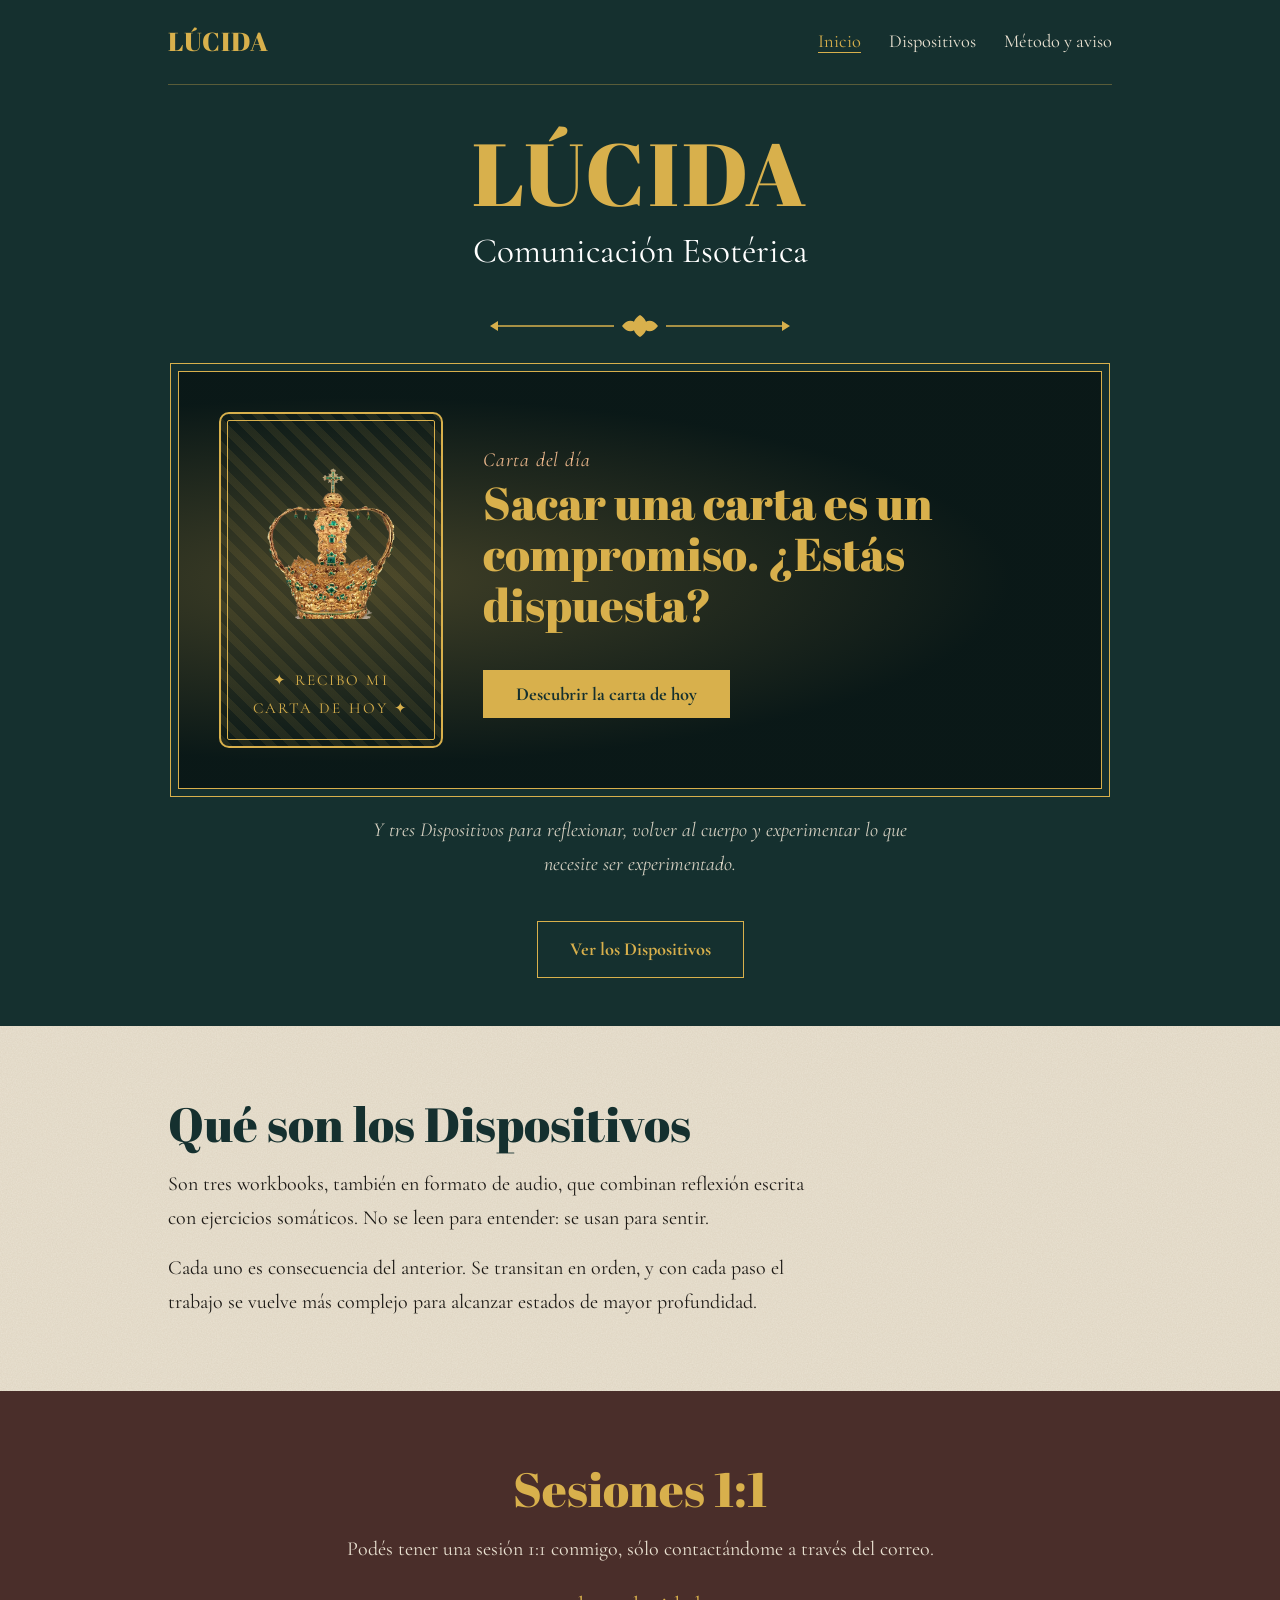
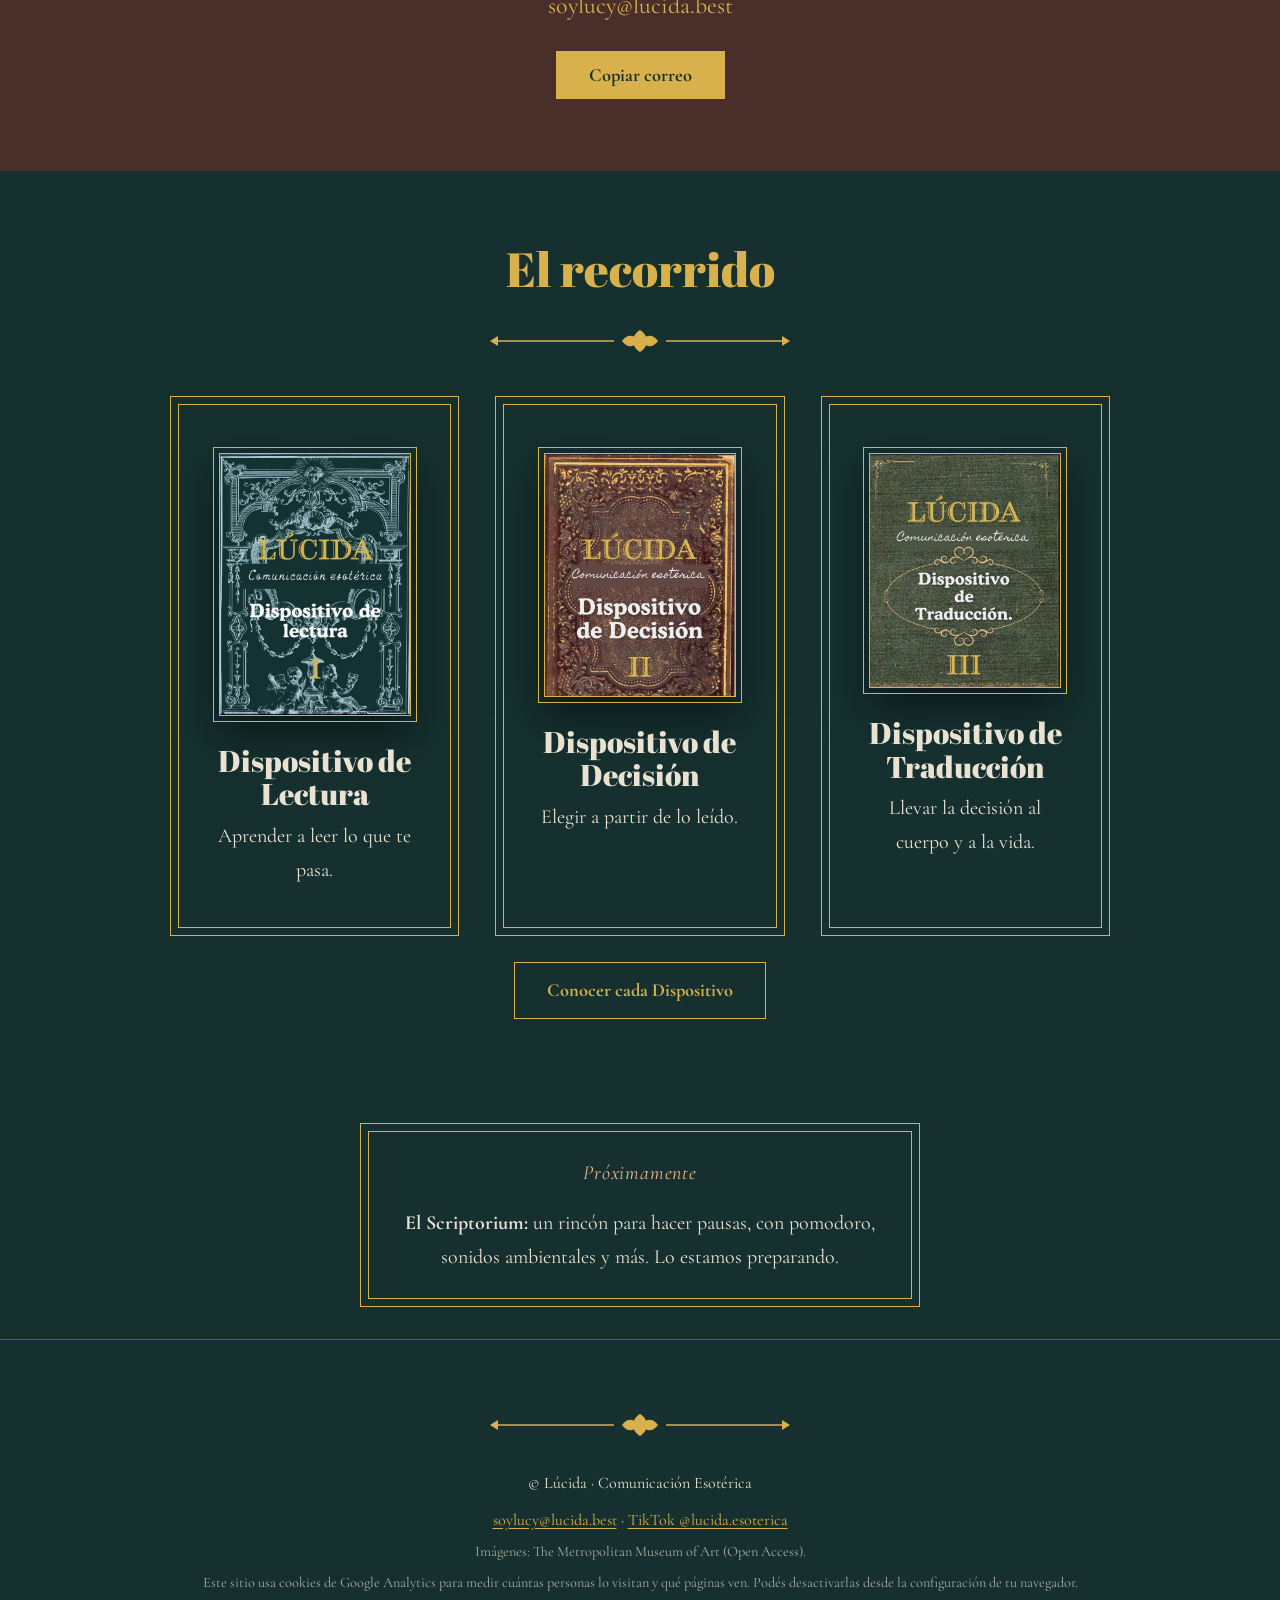
<file: index.html>
<!DOCTYPE html>
<html lang="es">
<head>
  <script async src="https://www.googletagmanager.com/gtm.js?id=GTM-5NTJ77NR"></script>
<script>
  window.dataLayer = window.dataLayer || [];
  function gtag(){dataLayer.push(arguments);}
  gtag('js', new Date());
</script>
<meta charset="utf-8">
<meta name="viewport" content="width=device-width, initial-scale=1">
<title>Lúcida · Comunicación Esotérica | Workbooks somáticos</title>
<meta name="description" content="Tres workbooks con ejercicios somáticos para reflexionar y volver al cuerpo, también en audio. Sacá tu carta del día.">
<meta name="theme-color" content="#15302F">
<meta property="og:type" content="website">
<meta property="og:locale" content="es_AR">
<meta property="og:site_name" content="Lúcida · Comunicación Esotérica">
<meta property="og:title" content="Lúcida · Comunicación Esotérica | Workbooks somáticos">
<meta property="og:description" content="Tres workbooks con ejercicios somáticos para reflexionar y volver al cuerpo, también en audio. Sacá tu carta del día.">
<link rel="canonical" href="https://lucida.best/">
<meta property="og:url" content="https://lucida.best/">
<meta property="og:image" content="https://lucida.best/img/og.jpg">
<meta property="og:image:width" content="1200">
<meta property="og:image:height" content="630">
<meta property="og:image:alt" content="Lúcida · Comunicación Esotérica">
<meta name="twitter:card" content="summary_large_image">
<link rel="preconnect" href="https://fonts.googleapis.com">
<link rel="preconnect" href="https://fonts.gstatic.com" crossorigin>
<link href="https://fonts.googleapis.com/css2?family=Abril+Fatface&family=Cormorant+Garamond:ital,wght@0,400;0,700;1,400&display=swap" rel="stylesheet">
<link rel="stylesheet" href="styles.css">
<!-- Google Analytics: sacá los comentarios y reemplazá G-XXXXXXXXXX por tu ID de medición
<script async src="https://www.googletagmanager.com/gtag/js?id=G-XXXXXXXXXX"></script>
<script>window.dataLayer=window.dataLayer||[];function gtag(){dataLayer.push(arguments)}gtag('js',new Date());gtag('config','G-XXXXXXXXXX');</script>
-->
</head>
<body>

<header class="wrap">
  <nav class="nav" aria-label="Principal">
    <a class="logo" href="index.html">LÚCIDA</a>
    <ul>
      <li><a href="index.html" aria-current="page">Inicio</a></li>
      <li><a href="dispositivos.html">Dispositivos</a></li>
      <li><a href="metodo.html">Método y aviso</a></li>
    </ul>
  </nav>
</header>

<main>
  <section class="hero">
    <div class="wrap">
      <h1>LÚCIDA</h1>
      <p class="sub">Comunicación Esotérica</p>
      <div class="orn" role="presentation"></div>

      <div class="portal marco">
        <div class="pc"><div id="carta" class="tarot dorso" aria-live="polite">✦ Recibo mi carta de hoy ✦</div></div>
        <div>
          <p class="eyebrow">Carta del día</p>
          <h2>Sacar una carta es un compromiso. ¿Estás dispuesta?</h2>
          <button class="btn" id="sacar">Descubrir la carta de hoy</button>
          <p class="ct" id="cnota" hidden>Volvé mañana por tu próxima carta.</p>
        </div>
      </div>

      <p class="lema">Y tres Dispositivos para reflexionar, volver al cuerpo y experimentar lo que necesite ser experimentado.</p>
      <p class="centro"><a class="btn sec" href="dispositivos.html">Ver los Dispositivos</a></p>
    </div>
  </section>

  <section class="papel">
    <div class="wrap">
      <h2>Qué son los Dispositivos</h2>
      <div class="prosa">
        <p>Son tres workbooks, también en formato de audio, que combinan reflexión escrita con ejercicios somáticos. No se leen para entender: se usan para sentir.</p>
        <p>Cada uno es consecuencia del anterior. Se transitan en orden, y con cada paso el trabajo se vuelve más complejo para alcanzar estados de mayor profundidad.</p>
      </div>
    </div>
  </section>

  <section class="cuero">
    <div class="wrap centro">
      <h2>Sesiones 1:1</h2>
      <p class="prosa" style="margin:0 auto">Podés tener una sesión 1:1 conmigo, sólo contactándome a través del correo.</p>
      <p id="correo" style="margin-top:1.25rem;font-size:1.5rem;color:var(--oro);user-select:all;-webkit-user-select:all">soylucy@lucida.best</p>
      <button class="btn" type="button" id="copiar">Copiar correo</button>
      <script>
      document.getElementById('copiar').onclick=function(){
        var b=this,t='soylucy@lucida.best';
        function ok(){b.textContent='¡Copiado!';setTimeout(function(){b.textContent='Copiar correo'},2000)}
        function sel(){var r=document.createRange();r.selectNodeContents(document.getElementById('correo'));var s=getSelection();s.removeAllRanges();s.addRange(r);try{if(document.execCommand('copy'))ok()}catch(e){}}
        if(navigator.clipboard&&navigator.clipboard.writeText){navigator.clipboard.writeText(t).then(ok,sel)}else{sel()}
      };
      </script>
    </div>
  </section>

  <section>
    <div class="wrap">
      <h2 class="centro">El recorrido</h2>
      <div class="orn" role="presentation"></div>
      <div class="trio">
        <article class="disp-card marco">
          <img class="portada" src="img/lectura.jpg" alt="Portada del Dispositivo de Lectura I" width="586" height="806" loading="lazy">
          <h3>Dispositivo de Lectura</h3>
          <p>Aprender a leer lo que te pasa.</p>
        </article>
        <article class="disp-card marco">
          <img class="portada" src="img/decision.jpg" alt="Portada del Dispositivo de Decisión II" width="594" height="757" loading="lazy">
          <h3>Dispositivo de Decisión</h3>
          <p>Elegir a partir de lo leído.</p>
        </article>
        <article class="disp-card marco">
          <img class="portada" src="img/traduccion.jpg" alt="Portada del Dispositivo de Traducción III" width="598" height="736" loading="lazy">
          <h3>Dispositivo de Traducción</h3>
          <p>Llevar la decisión al cuerpo y a la vida.</p>
        </article>
      </div>
      <p class="centro"><a class="btn sec" href="dispositivos.html">Conocer cada Dispositivo</a></p>
    </div>
  </section>
  <section style="padding:2.5rem 0">
    <div class="wrap centro">
      <div class="marco" style="max-width:34rem;margin:0 auto;padding:1.5rem">
        <p class="eyebrow">Próximamente</p>
        <p><strong>El Scriptorium:</strong> un rincón para hacer pausas, con pomodoro, sonidos ambientales y más. Lo estamos preparando.</p>
      </div>
    </div>
  </section>
</main>

<footer>
  <div class="orn" role="presentation"></div>
  <p>© Lúcida · Comunicación Esotérica</p>
  <p class="pie"><a href="mailto:soylucy@lucida.best">soylucy@lucida.best</a> · <a href="https://www.tiktok.com/@lucida.esoterica" target="_blank" rel="noopener">TikTok @lucida.esoterica</a></p>
  <p class="cred">Imágenes: The Metropolitan Museum of Art (Open Access).</p>
    <p class="cred">Este sitio usa cookies de Google Analytics para medir cuántas personas lo visitan y qué páginas ven. Podés desactivarlas desde la configuración de tu navegador.</p>
</footer>

<script src="cartas.js"></script>
<script src="cartadia.js"></script>
<script>
(function(){
  if(typeof CARTAS==='undefined')return;
  var b=document.getElementById('sacar'),c=document.getElementById('carta');
  if(dias(INICIO,hoy())<0){
    var p=INICIO.split('-').map(Number);
    b.disabled=true;b.textContent='Las cartas comienzan el '+new Date(p[0],p[1]-1,p[2]).toLocaleDateString('es-AR',{day:'numeric',month:'long'});
    return;
  }
  b.onclick=function(){c.classList.remove('dorso','rev');c.textContent=cartaDeHoy();void c.offsetWidth;c.classList.add('rev');b.hidden=true;document.getElementById('cnota').hidden=false};
})();
</script>
</body>
</html>
</file>
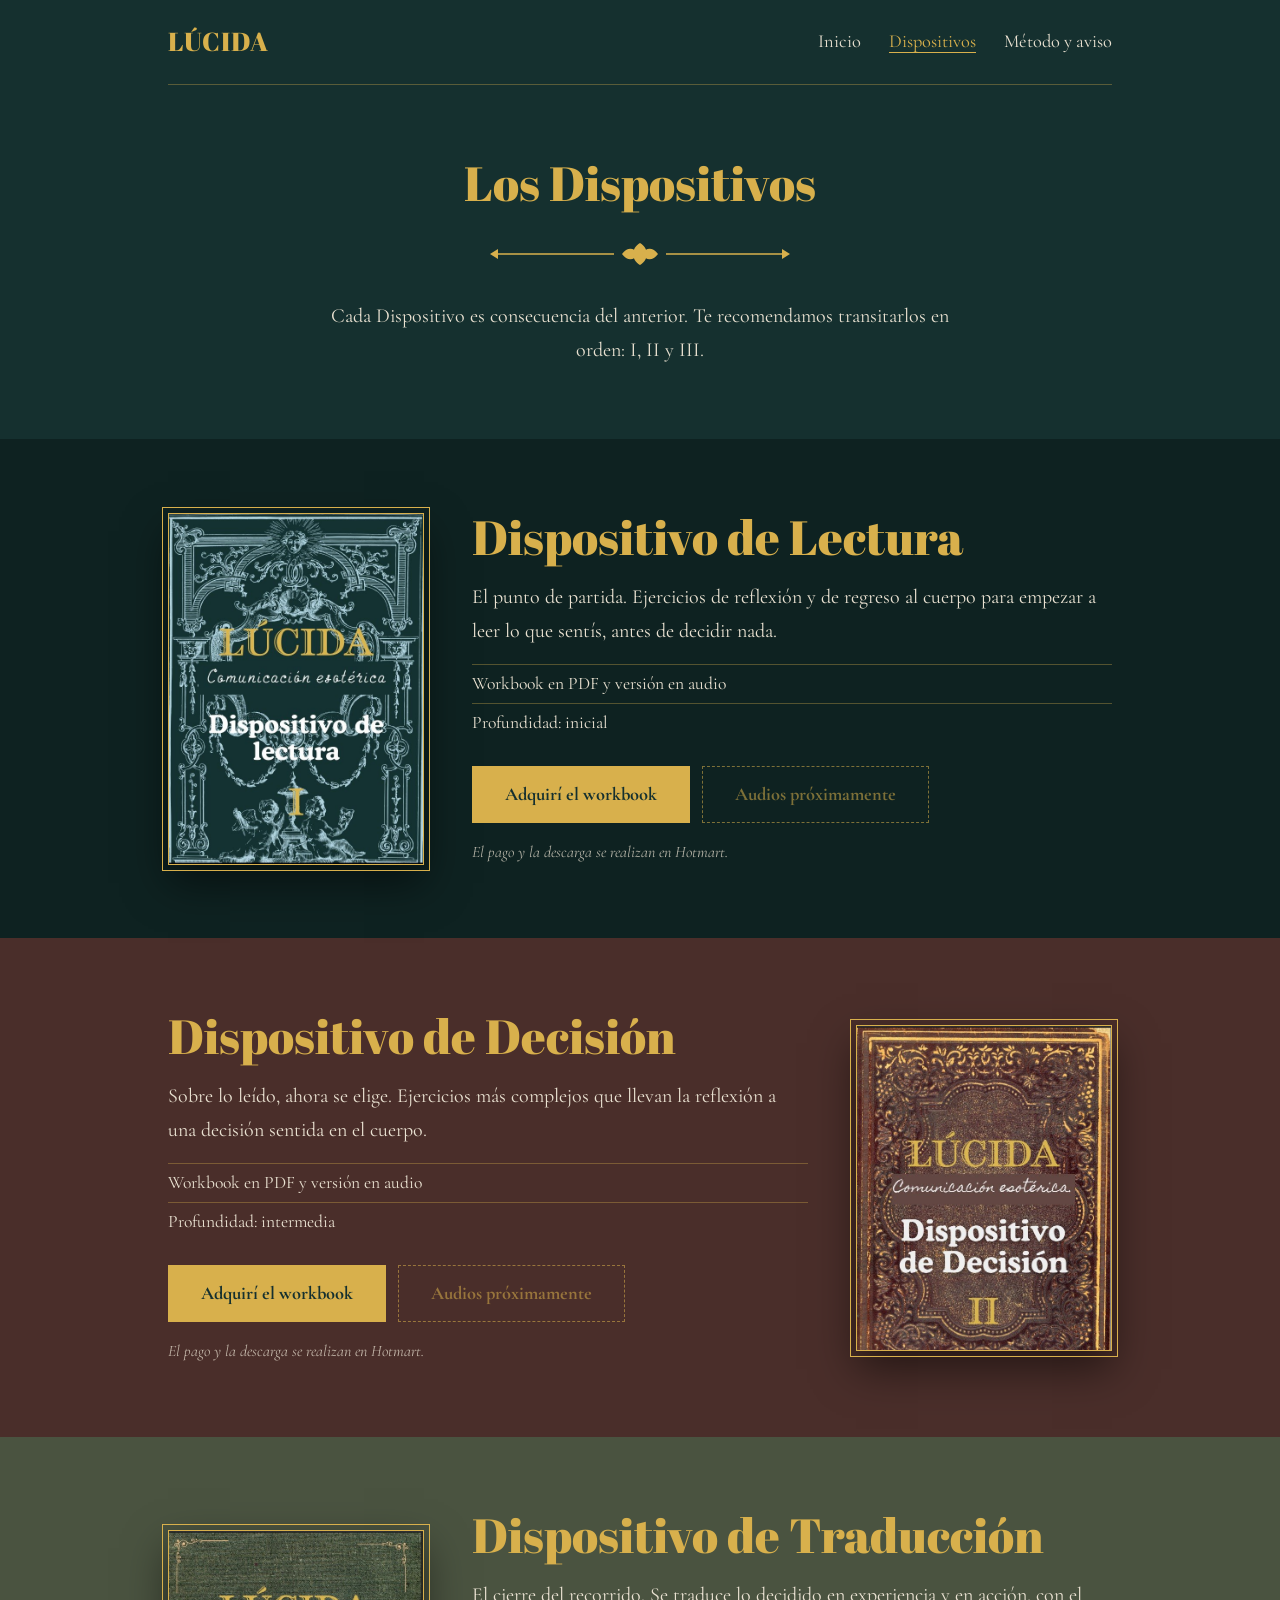
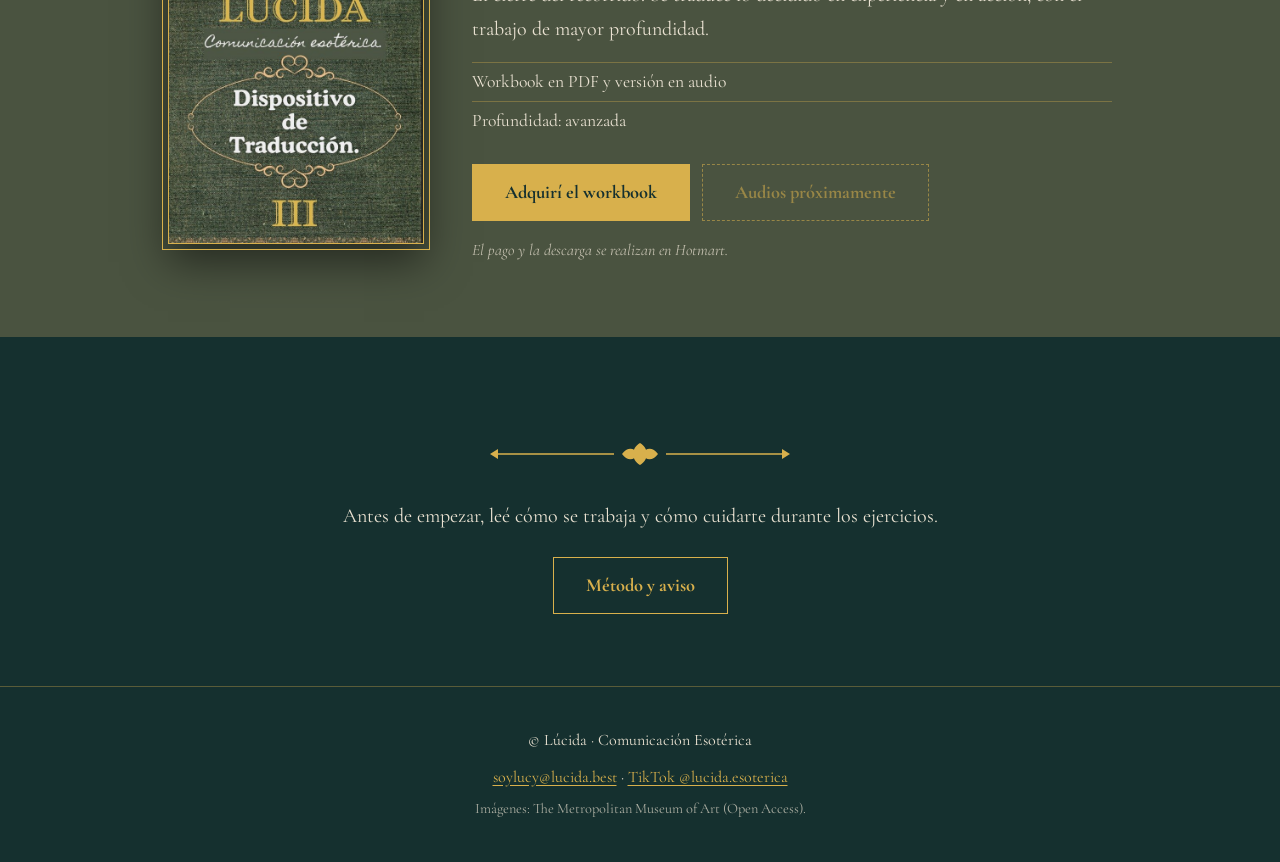
<file: dispositivos.html>
<!DOCTYPE html>
<html lang="es">
<head>
  <script async src="https://www.googletagmanager.com/gtm.js?id=GTM-5NTJ77NR"></script>
<script>
  window.dataLayer = window.dataLayer || [];
  function gtag(){dataLayer.push(arguments);}
  gtag('js', new Date());
</script>
<meta charset="utf-8">
<meta name="viewport" content="width=device-width, initial-scale=1">
<title>Dispositivos de Lectura, Decisión y Traducción | Lúcida</title>
<meta name="description" content="Tres workbooks con ejercicios somáticos, en orden: Lectura I, Decisión II y Traducción III. Cada uno profundiza más que el anterior. Audios próximamente.">
<meta name="theme-color" content="#15302F">
<meta property="og:type" content="website">
<meta property="og:locale" content="es_AR">
<meta property="og:site_name" content="Lúcida · Comunicación Esotérica">
<meta property="og:title" content="Dispositivos de Lectura, Decisión y Traducción | Lúcida">
<meta property="og:description" content="Tres workbooks con ejercicios somáticos, en orden: Lectura I, Decisión II y Traducción III. Cada uno profundiza más que el anterior. Audios próximamente.">
<link rel="canonical" href="https://lucida.best/dispositivos.html">
<meta property="og:url" content="https://lucida.best/dispositivos.html">
<meta property="og:image" content="https://lucida.best/img/og.jpg">
<meta property="og:image:width" content="1200">
<meta property="og:image:height" content="630">
<meta property="og:image:alt" content="Lúcida · Comunicación Esotérica">
<meta name="twitter:card" content="summary_large_image">
<link rel="preconnect" href="https://fonts.googleapis.com">
<link rel="preconnect" href="https://fonts.gstatic.com" crossorigin>
<link href="https://fonts.googleapis.com/css2?family=Abril+Fatface&family=Cormorant+Garamond:ital,wght@0,400;0,700;1,400&display=swap" rel="stylesheet">
<link rel="stylesheet" href="styles.css">
<!-- Google Analytics: sacá los comentarios y reemplazá G-XXXXXXXXXX por tu ID de medición
<script async src="https://www.googletagmanager.com/gtag/js?id=G-XXXXXXXXXX"></script>
<script>window.dataLayer=window.dataLayer||[];function gtag(){dataLayer.push(arguments)}gtag('js',new Date());gtag('config','G-XXXXXXXXXX');</script>
-->
</head>
<body>

<header class="wrap">
  <nav class="nav" aria-label="Principal">
    <a class="logo" href="index.html">LÚCIDA</a>
    <ul>
      <li><a href="index.html">Inicio</a></li>
      <li><a href="dispositivos.html" aria-current="page">Dispositivos</a></li>
      <li><a href="metodo.html">Método y aviso</a></li>
    </ul>
  </nav>
</header>

<main>
  <section>
    <div class="wrap">
      <h1 class="centro" style="font-size:clamp(2rem,5vw,3rem);letter-spacing:0">Los Dispositivos</h1>
      <div class="orn" role="presentation"></div>
      <p class="prosa" style="margin:0 auto;text-align:center">Cada Dispositivo es consecuencia del anterior. Te recomendamos transitarlos en orden: I, II y III.</p>
    </div>
  </section>

  <section class="hondo" id="lectura">
    <div class="wrap disp">
      <img class="portada" src="img/lectura.jpg" alt="Portada del Dispositivo de Lectura I" width="586" height="806" loading="lazy">
      <div>
        <h2>Dispositivo de Lectura</h2>
        <p class="prosa">El punto de partida. Ejercicios de reflexión y de regreso al cuerpo para empezar a leer lo que sentís, antes de decidir nada.</p>
        <ul class="datos">
          <li>Workbook en PDF y versión en audio</li>
          <li>Profundidad: inicial</li>
        </ul>
        <div class="botones">
          <a class="btn" href="https://go.hotmart.com/R108157511X?dp=1">Adquirí el workbook</a>
          <span class="btn sec off" aria-disabled="true">Audios próximamente</span>
        </div>
        <p class="hotmart">El pago y la descarga se realizan en Hotmart.</p>
      </div>
    </div>
  </section>

  <section class="cuero" id="decision">
    <div class="wrap disp inv">
      <img class="portada" src="img/decision.jpg" alt="Portada del Dispositivo de Decisión II" width="594" height="757" loading="lazy">
      <div>
        <h2>Dispositivo de Decisión</h2>
        <p class="prosa">Sobre lo leído, ahora se elige. Ejercicios más complejos que llevan la reflexión a una decisión sentida en el cuerpo.</p>
        <ul class="datos">
          <li>Workbook en PDF y versión en audio</li>
          <li>Profundidad: intermedia</li>
        </ul>
        <div class="botones">
          <a class="btn" href="https://go.hotmart.com/N108158242B?dp=1">Adquirí el workbook</a>
          <span class="btn sec off" aria-disabled="true">Audios próximamente</span>
        </div>
        <p class="hotmart">El pago y la descarga se realizan en Hotmart.</p>
      </div>
    </div>
  </section>

  <section class="musgo" id="traduccion">
    <div class="wrap disp">
      <img class="portada" src="img/traduccion.jpg" alt="Portada del Dispositivo de Traducción III" width="598" height="736" loading="lazy">
      <div>
        <h2>Dispositivo de Traducción</h2>
        <p class="prosa">El cierre del recorrido. Se traduce lo decidido en experiencia y en acción, con el trabajo de mayor profundidad.</p>
        <ul class="datos">
          <li>Workbook en PDF y versión en audio</li>
          <li>Profundidad: avanzada</li>
        </ul>
        <div class="botones">
          <a class="btn" href="https://go.hotmart.com/E108158572I?dp=1">Adquirí el workbook</a>
          <span class="btn sec off" aria-disabled="true">Audios próximamente</span>
        </div>
        <p class="hotmart">El pago y la descarga se realizan en Hotmart.</p>
      </div>
    </div>
  </section>

  <section>
    <div class="wrap centro">
      <div class="orn" role="presentation"></div>
      <p class="prosa" style="margin:0 auto">Antes de empezar, leé cómo se trabaja y cómo cuidarte durante los ejercicios.</p>
      <a class="btn sec" href="metodo.html">Método y aviso</a>
    </div>
  </section>
</main>

<footer>
  <p>© Lúcida · Comunicación Esotérica</p>
  <p class="pie"><a href="mailto:soylucy@lucida.best">soylucy@lucida.best</a> · <a href="https://www.tiktok.com/@lucida.esoterica" target="_blank" rel="noopener">TikTok @lucida.esoterica</a></p>
  <p class="cred">Imágenes: The Metropolitan Museum of Art (Open Access).</p>
</footer>

</body>
</html>
</file>
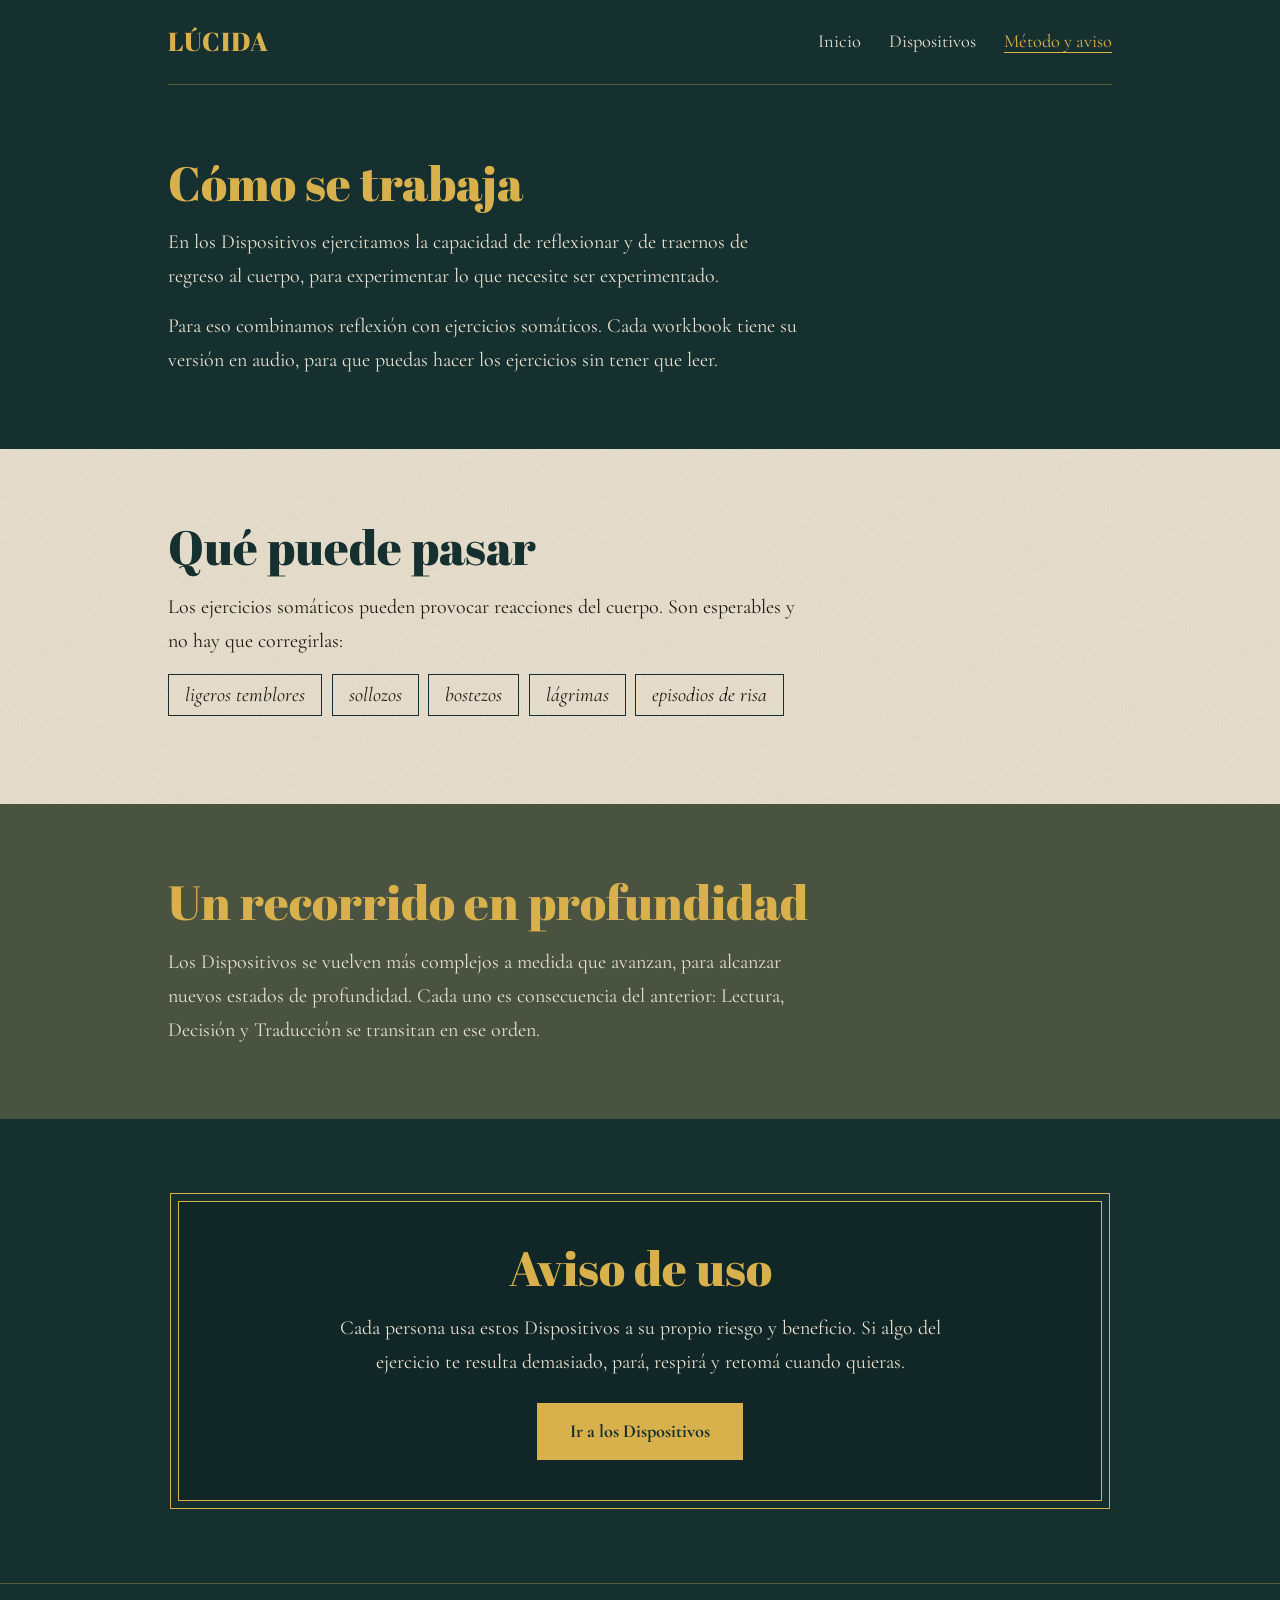
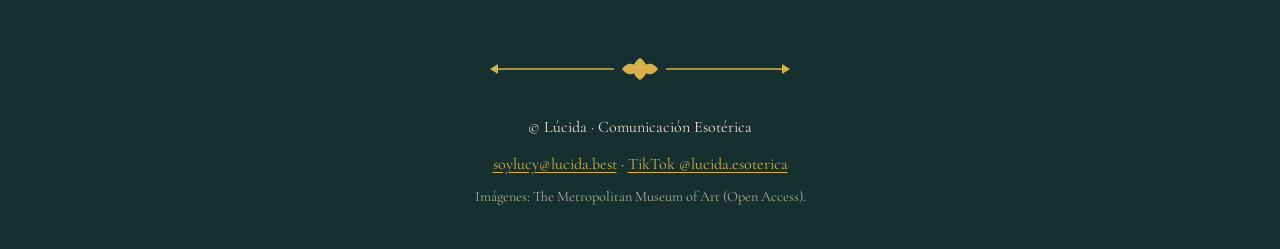
<file: metodo.html>
<!DOCTYPE html>
<html lang="es">
<head>
  <script async src="https://www.googletagmanager.com/gtm.js?id=GTM-5NTJ77NR"></script>
<script>
  window.dataLayer = window.dataLayer || [];
  function gtag(){dataLayer.push(arguments);}
  gtag('js', new Date());
</script>
<meta charset="utf-8">
<meta name="viewport" content="width=device-width, initial-scale=1">
<title>Cómo se trabaja y aviso de uso | Lúcida</title>
<meta name="description" content="Cómo funcionan los Dispositivos de Lúcida: reflexión y ejercicios somáticos que pueden provocar temblores, lágrimas o risa. Leé el aviso antes de empezar.">
<meta name="theme-color" content="#15302F">
<meta property="og:type" content="website">
<meta property="og:locale" content="es_AR">
<meta property="og:site_name" content="Lúcida · Comunicación Esotérica">
<meta property="og:title" content="Cómo se trabaja y aviso de uso | Lúcida">
<meta property="og:description" content="Cómo funcionan los Dispositivos de Lúcida: reflexión y ejercicios somáticos que pueden provocar temblores, lágrimas o risa. Leé el aviso antes de empezar.">
<link rel="canonical" href="https://lucida.best/metodo.html">
<meta property="og:url" content="https://lucida.best/metodo.html">
<meta property="og:image" content="https://lucida.best/img/og.jpg">
<meta property="og:image:width" content="1200">
<meta property="og:image:height" content="630">
<meta property="og:image:alt" content="Lúcida · Comunicación Esotérica">
<meta name="twitter:card" content="summary_large_image">
<link rel="preconnect" href="https://fonts.googleapis.com">
<link rel="preconnect" href="https://fonts.gstatic.com" crossorigin>
<link href="https://fonts.googleapis.com/css2?family=Abril+Fatface&family=Cormorant+Garamond:ital,wght@0,400;0,700;1,400&display=swap" rel="stylesheet">
<link rel="stylesheet" href="styles.css">
<!-- Google Analytics: sacá los comentarios y reemplazá G-XXXXXXXXXX por tu ID de medición
<script async src="https://www.googletagmanager.com/gtag/js?id=G-XXXXXXXXXX"></script>
<script>window.dataLayer=window.dataLayer||[];function gtag(){dataLayer.push(arguments)}gtag('js',new Date());gtag('config','G-XXXXXXXXXX');</script>
-->
</head>
<body>

<header class="wrap">
  <nav class="nav" aria-label="Principal">
    <a class="logo" href="index.html">LÚCIDA</a>
    <ul>
      <li><a href="index.html">Inicio</a></li>
      <li><a href="dispositivos.html">Dispositivos</a></li>
      <li><a href="metodo.html" aria-current="page">Método y aviso</a></li>
    </ul>
  </nav>
</header>

<main>
  <section>
    <div class="wrap">
      <h1 style="font-size:clamp(2rem,5vw,3rem);letter-spacing:0;text-align:left;margin-bottom:1rem">Cómo se trabaja</h1>
      <div class="prosa">
        <p>En los Dispositivos ejercitamos la capacidad de reflexionar y de traernos de regreso al cuerpo, para experimentar lo que necesite ser experimentado.</p>
        <p>Para eso combinamos reflexión con ejercicios somáticos. Cada workbook tiene su versión en audio, para que puedas hacer los ejercicios sin tener que leer.</p>
      </div>
    </div>
  </section>

  <section class="papel">
    <div class="wrap">
      <h2>Qué puede pasar</h2>
      <div class="prosa">
        <p>Los ejercicios somáticos pueden provocar reacciones del cuerpo. Son esperables y no hay que corregirlas:</p>
        <ul class="sintomas">
          <li>ligeros temblores</li>
          <li>sollozos</li>
          <li>bostezos</li>
          <li>lágrimas</li>
          <li>episodios de risa</li>
        </ul>
      </div>
    </div>
  </section>

  <section class="musgo">
    <div class="wrap">
      <h2>Un recorrido en profundidad</h2>
      <div class="prosa">
        <p>Los Dispositivos se vuelven más complejos a medida que avanzan, para alcanzar nuevos estados de profundidad. Cada uno es consecuencia del anterior: Lectura, Decisión y Traducción se transitan en ese orden.</p>
      </div>
    </div>
  </section>

  <section>
    <div class="wrap">
      <div class="marco aviso centro">
        <h2>Aviso de uso</h2>
        <p class="prosa" style="margin:0 auto">Cada persona usa estos Dispositivos a su propio riesgo y beneficio. Si algo del ejercicio te resulta demasiado, pará, respirá y retomá cuando quieras.</p>
        <a class="btn" href="dispositivos.html">Ir a los Dispositivos</a>
      </div>
    </div>
  </section>
</main>

<footer>
  <div class="orn" role="presentation"></div>
  <p>© Lúcida · Comunicación Esotérica</p>
  <p class="pie"><a href="mailto:soylucy@lucida.best">soylucy@lucida.best</a> · <a href="https://www.tiktok.com/@lucida.esoterica" target="_blank" rel="noopener">TikTok @lucida.esoterica</a></p>
  <p class="cred">Imágenes: The Metropolitan Museum of Art (Open Access).</p>
</footer>

</body>
</html>
</file>
<file: styles.css>
:root{
  --verde:#15302F;--verde2:#4A5340;--oro:#D8B04C;--cobre:#E8B58A;
  --pergamino:#E9E1D1;--tinta:#1d1a16;--cuero:#4A2E2A;--hielo:#BFE3EA;
  --disp:'Abril Fatface','Playfair Display',Georgia,serif;
  --txt:'Cormorant Garamond','EB Garamond',Georgia,serif;
}
*{box-sizing:border-box;margin:0;padding:0}
html{scroll-behavior:smooth}
body{font-family:var(--txt);font-size:1.25rem;line-height:1.7;background:var(--verde);color:var(--pergamino)}
a{color:inherit}
:focus-visible{outline:2px solid var(--oro);outline-offset:4px}
.wrap{max-width:62rem;margin:0 auto;padding:0 1.5rem}

/* navegación */
.nav{display:flex;justify-content:space-between;align-items:center;flex-wrap:wrap;gap:.75rem 2rem;padding:1.25rem 0;border-bottom:1px solid rgba(216,176,76,.35)}
.nav .logo{font-family:var(--disp);font-size:1.6rem;color:var(--oro);text-decoration:none;letter-spacing:.04em}
.nav ul{display:flex;gap:1.75rem;list-style:none;font-size:1.15rem}
.nav a{text-decoration:none}
.nav ul a:hover,.nav ul a[aria-current]{color:var(--oro);border-bottom:1px solid var(--oro)}

/* ornamentos (SVG en línea como fondo) */
.orn{height:26px;margin:2rem auto;max-width:320px;background:url("data:image/svg+xml,%3Csvg xmlns='http://www.w3.org/2000/svg' viewBox='0 0 300 26'%3E%3Cg stroke='%23D8B04C' stroke-width='1.5' fill='none'%3E%3Cpath d='M6 13h118M176 13h118'/%3E%3C/g%3E%3Cg fill='%23D8B04C'%3E%3Cpath d='M0 13l8-5v10zM300 13l-8-5v10zM150 2c9 5 9 17 0 22-9-5-9-17 0-22z'/%3E%3Cpath d='M132 13c5-7 12-7 16 0-4 7-11 7-16 0zM152 13c4-7 11-7 16 0-5 7-12 7-16 0z'/%3E%3C/g%3E%3C/svg%3E") center/contain no-repeat}
.marco{border:1px solid var(--oro);outline:1px solid var(--oro);outline-offset:7px;padding:2.5rem 2rem;margin:10px}

/* textura de papel */
.papel{background-color:var(--pergamino);color:var(--tinta);background-image:url("data:image/svg+xml,%3Csvg xmlns='http://www.w3.org/2000/svg' width='300' height='300'%3E%3Cfilter id='n'%3E%3CfeTurbulence type='fractalNoise' baseFrequency='.8' numOctaves='3'/%3E%3CfeColorMatrix values='0 0 0 0 .3 0 0 0 0 .22 0 0 0 0 .1 0 0 0 .13 0'/%3E%3C/filter%3E%3Crect width='300' height='300' filter='url(%23n)'/%3E%3C/svg%3E")}
.cuero{background:var(--cuero);color:var(--pergamino)}
.hondo{background:#0e2221;color:var(--pergamino)}
.musgo{background:var(--verde2);color:var(--pergamino)}

/* tipografía */
h1,h2,h3{font-family:var(--disp);font-weight:400;line-height:1.1}
h1{font-size:clamp(3.5rem,13vw,8rem);color:var(--oro);letter-spacing:.03em;text-align:center}
h2{font-size:clamp(2rem,5vw,3rem);color:var(--oro);margin-bottom:1rem}
.papel h2{color:var(--verde)}
h3{font-size:1.9rem;margin-bottom:.5rem}
.sub{text-align:center;font-size:clamp(1.5rem,4vw,2.2rem);color:#fff}
.lema{text-align:center;max-width:36rem;margin:1.5rem auto 0;font-style:italic;opacity:.9}
p+p{margin-top:1rem}
.prosa{max-width:40rem}

section{padding:4.5rem 0}
.hero{padding:2.5rem 0 3rem}
.hero h1{font-size:clamp(3rem,9vw,5.5rem)}
.centro{text-align:center}

/* botón Hotmart */
.btn{display:inline-block;margin-top:1.5rem;padding:.75rem 2rem;border:1px solid var(--oro);background:var(--oro);color:var(--verde);font-family:var(--txt);font-weight:700;font-size:1.15rem;text-decoration:none;transition:background .2s,color .2s}
.btn:hover{background:transparent;color:var(--oro)}
.botones{display:flex;flex-wrap:wrap;gap:0 .75rem}
.btn.sec{background:transparent;color:var(--oro)}
.btn.off{opacity:.55;pointer-events:none;border-style:dashed;cursor:default}
.btn.sec:hover{background:var(--oro);color:var(--verde)}

/* dispositivos */
.trio{display:grid;grid-template-columns:repeat(auto-fit,minmax(15rem,1fr));gap:2rem;margin-top:2.5rem}
.disp-card{text-align:center}
.num{font-family:var(--disp);font-size:4rem;color:var(--oro);line-height:1}
.disp{display:grid;grid-template-columns:minmax(10rem,16rem) 1fr;gap:3rem;align-items:center}
.disp.inv{grid-template-columns:1fr minmax(10rem,16rem)}
.disp.inv .portada{order:2}
.datos{list-style:none;margin-top:1rem;font-size:1.1rem}
.datos li{padding:.25rem 0;border-top:1px solid rgba(216,176,76,.35)}
.portada{width:100%;height:auto;display:block;border:1px solid var(--oro);outline:1px solid var(--oro);outline-offset:5px;box-shadow:0 18px 40px rgba(0,0,0,.5)}
.disp-card .portada{max-width:12rem;margin:.5rem auto 1.75rem}
.hotmart{margin-top:1rem;font-size:1rem;font-style:italic;opacity:.75}

/* aviso */
.aviso{background:rgba(0,0,0,.2)}
ul.sintomas{display:flex;flex-wrap:wrap;gap:.6rem;list-style:none;margin:1rem 0}
ul.sintomas li{border:1px solid var(--oro);padding:.2rem 1rem;font-style:italic}
.papel ul.sintomas li{border-color:var(--verde)}

footer{padding:2.5rem 0;text-align:center;font-size:1rem;border-top:1px solid rgba(216,176,76,.35)}

@media(max-width:640px){
  body{font-size:1.15rem}
  .disp,.disp.inv{grid-template-columns:1fr;gap:2.5rem}
  .disp .portada{max-width:15rem;margin:0 auto}
  .disp.inv .portada{order:0}
  .marco{padding:1.75rem 1.25rem}
  section{padding:3rem 0}
}
@media(prefers-reduced-motion:reduce){*{transition:none!important;scroll-behavior:auto!important}}

/* vela (Scriptorium e Inicio) */
.vela{--h:100%;position:relative;width:54px;height:190px;margin:0 auto}
.cera{position:absolute;left:0;right:0;bottom:0;height:var(--h);background:linear-gradient(90deg,#d9cbb0,#f6eedb 50%,#cdbd9c);border-radius:4px 4px 2px 2px;transition:height 1s linear}
.cera::before{content:"";position:absolute;left:50%;top:-8px;width:2px;height:10px;background:#2a1d14;transform:translateX(-50%)}
.llama{position:absolute;left:50%;bottom:calc(var(--h) + 8px);width:16px;height:34px;margin-left:-8px;background:radial-gradient(ellipse at 50% 70%,#fff6c8,#ffc94d 45%,rgba(255,140,30,0) 75%);border-radius:50% 50% 50% 50%/65% 65% 35% 35%;box-shadow:0 0 34px 14px rgba(255,190,80,.35);transform-origin:50% 100%;animation:fl .18s infinite alternate;transition:bottom 1s linear}
@keyframes fl{from{transform:scale(1,1) rotate(-2deg)}to{transform:scale(.9,1.1) rotate(2deg)}}
.platillo{width:96px;height:9px;margin:0 auto;background:var(--oro);border-radius:0 0 50% 50%}
/* portal al Scriptorium */
.nav a.dest{color:var(--oro)}
.portal{display:grid;grid-template-columns:minmax(8rem,14rem) 1fr;gap:2.5rem;align-items:center;text-decoration:none;color:var(--pergamino);padding:2.5rem;margin-top:1.5rem;background:radial-gradient(ellipse at 20% 50%,rgba(255,190,80,.22),rgba(10,24,23,.9) 62%),#0b1c1b;animation:glow 4s ease-in-out infinite alternate;transition:box-shadow .3s}
@keyframes glow{from{box-shadow:0 0 30px rgba(216,176,76,.12)}to{box-shadow:0 0 60px rgba(216,176,76,.3)}}
.portal:hover{animation:none;box-shadow:0 0 80px rgba(216,176,76,.42)}
.portal:hover .btn{background:transparent;color:var(--oro)}
.pv{transform:scale(1.2);padding:1.5rem 0}
.portal h2{font-size:clamp(1.9rem,4.6vw,2.9rem);margin-bottom:1rem}
.eyebrow{font-style:italic;color:var(--cobre);letter-spacing:.04em}
.ct{margin:1.25rem 0 .25rem;padding:.6rem 1.1rem;border-left:2px solid var(--oro);font-style:italic}
.ct small{display:block;font-style:normal;font-size:.9rem;letter-spacing:.14em;text-transform:uppercase;color:var(--oro)}
@media(max-width:640px){.nav ul{gap:.4rem 1.1rem;font-size:1.05rem;flex-wrap:wrap}.pv{transform:scale(.75);padding:0;margin:-2.2rem 0}.portal{grid-template-columns:1fr;text-align:center;padding:2rem 1.25rem;gap:1rem}.portal ul.sintomas{justify-content:center}.ct{border-left:0;border-top:1px solid var(--oro);border-bottom:1px solid var(--oro)}}
@media(prefers-reduced-motion:reduce){.llama,.portal{animation:none}}

.cred{font-size:.9rem;opacity:.7;margin-top:.4rem}
.pie{margin-top:.6rem}.pie a{color:var(--oro);text-decoration:underline;text-underline-offset:3px}

/* carta del día en el Inicio */
.tarot{aspect-ratio:2/3;width:100%;max-width:230px;margin:0 auto;padding:1.4rem;border:2px solid var(--oro);outline:1px solid var(--oro);outline-offset:-9px;border-radius:10px;display:flex;align-items:center;justify-content:center;text-align:center;font-style:italic;font-size:1.15rem;line-height:1.4}
.dorso{background:url(img/corona.webp) center 30%/58% no-repeat,repeating-linear-gradient(45deg,rgba(216,176,76,.09) 0 8px,transparent 8px 16px);align-items:flex-end;padding-bottom:1.5rem;font-style:normal;font-size:.95rem;line-height:1.8;letter-spacing:.14em;text-transform:uppercase;color:var(--oro)}
.rev{background:radial-gradient(ellipse at 50% 0,#f4ecda,#d8ccb2);color:var(--tinta);animation:rev .7s ease both}
@keyframes rev{from{opacity:0;transform:rotateY(80deg) scale(.96)}to{opacity:1;transform:none}}
button.btn{cursor:pointer}
.btn:disabled{opacity:.55;cursor:default}.btn:disabled:hover{background:var(--oro);color:var(--verde)}
@media(prefers-reduced-motion:reduce){.rev{animation:none}}
[hidden]{display:none!important}
</file>
